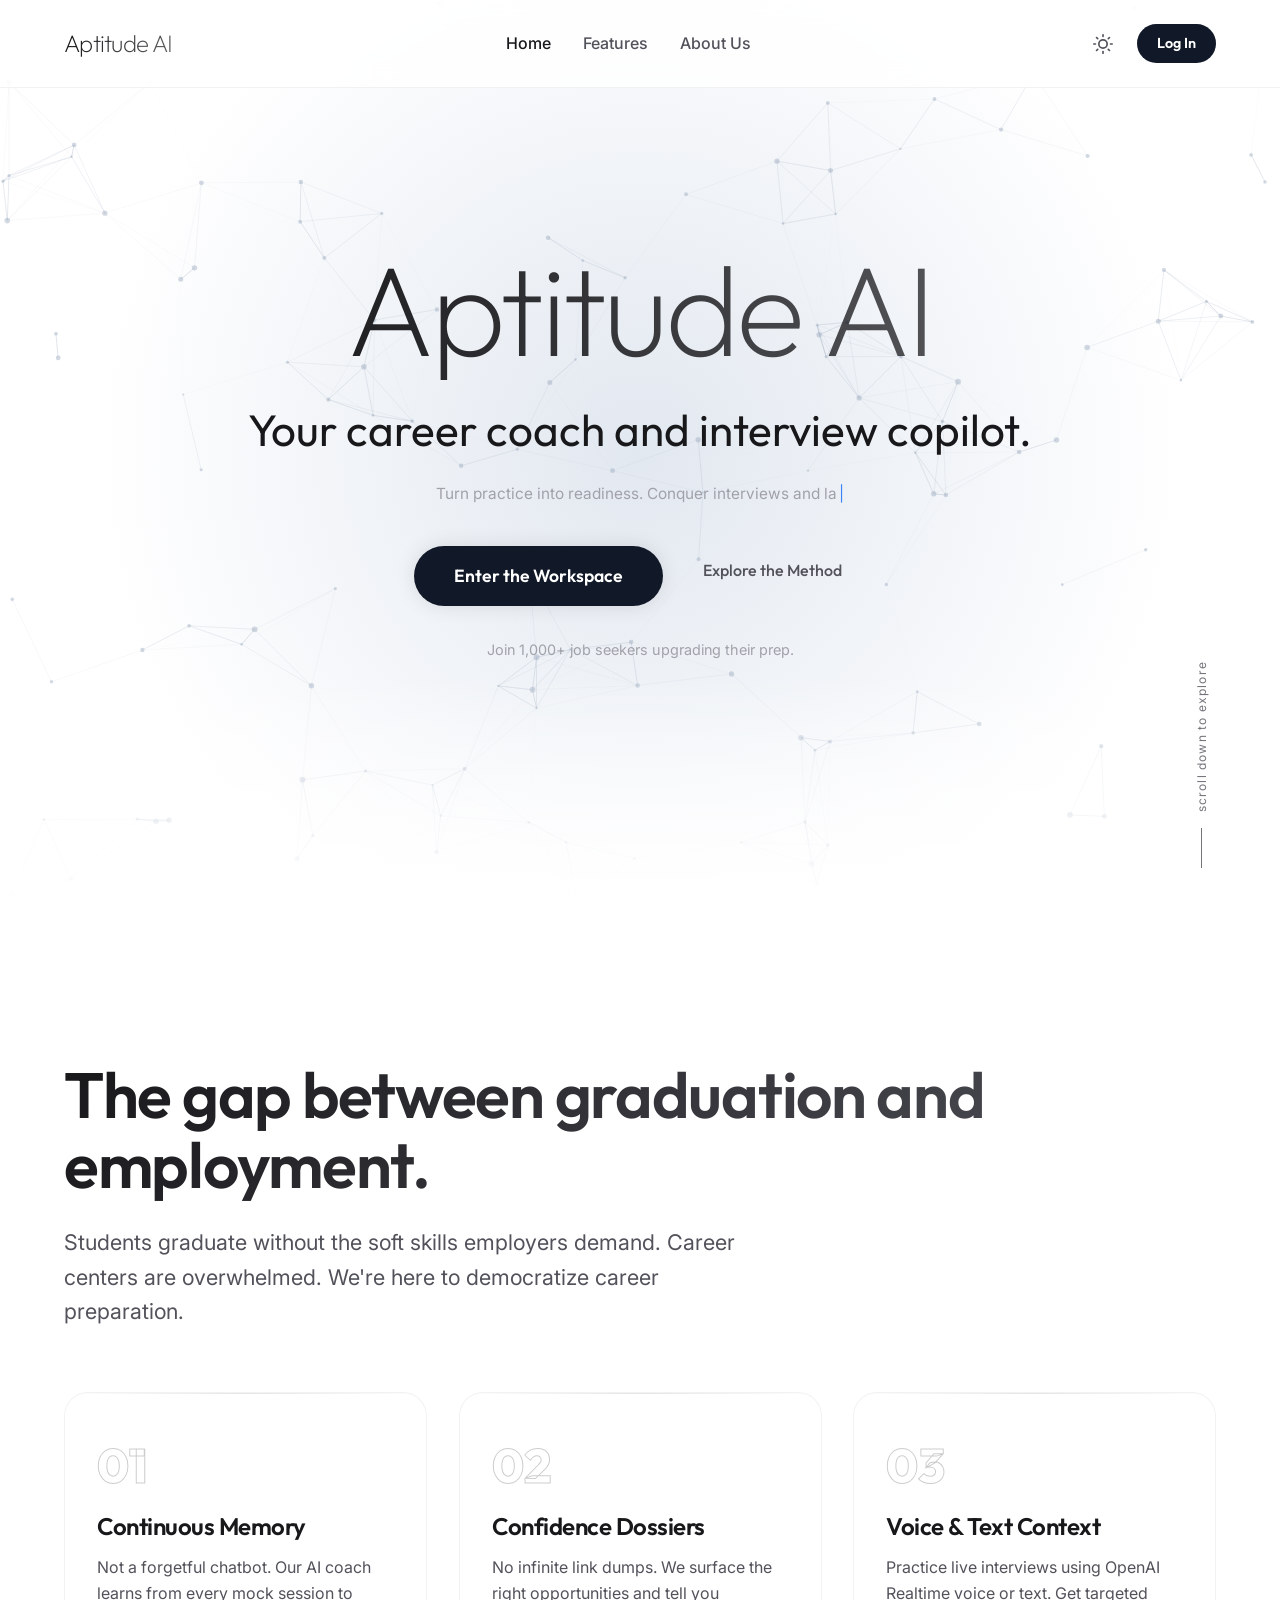
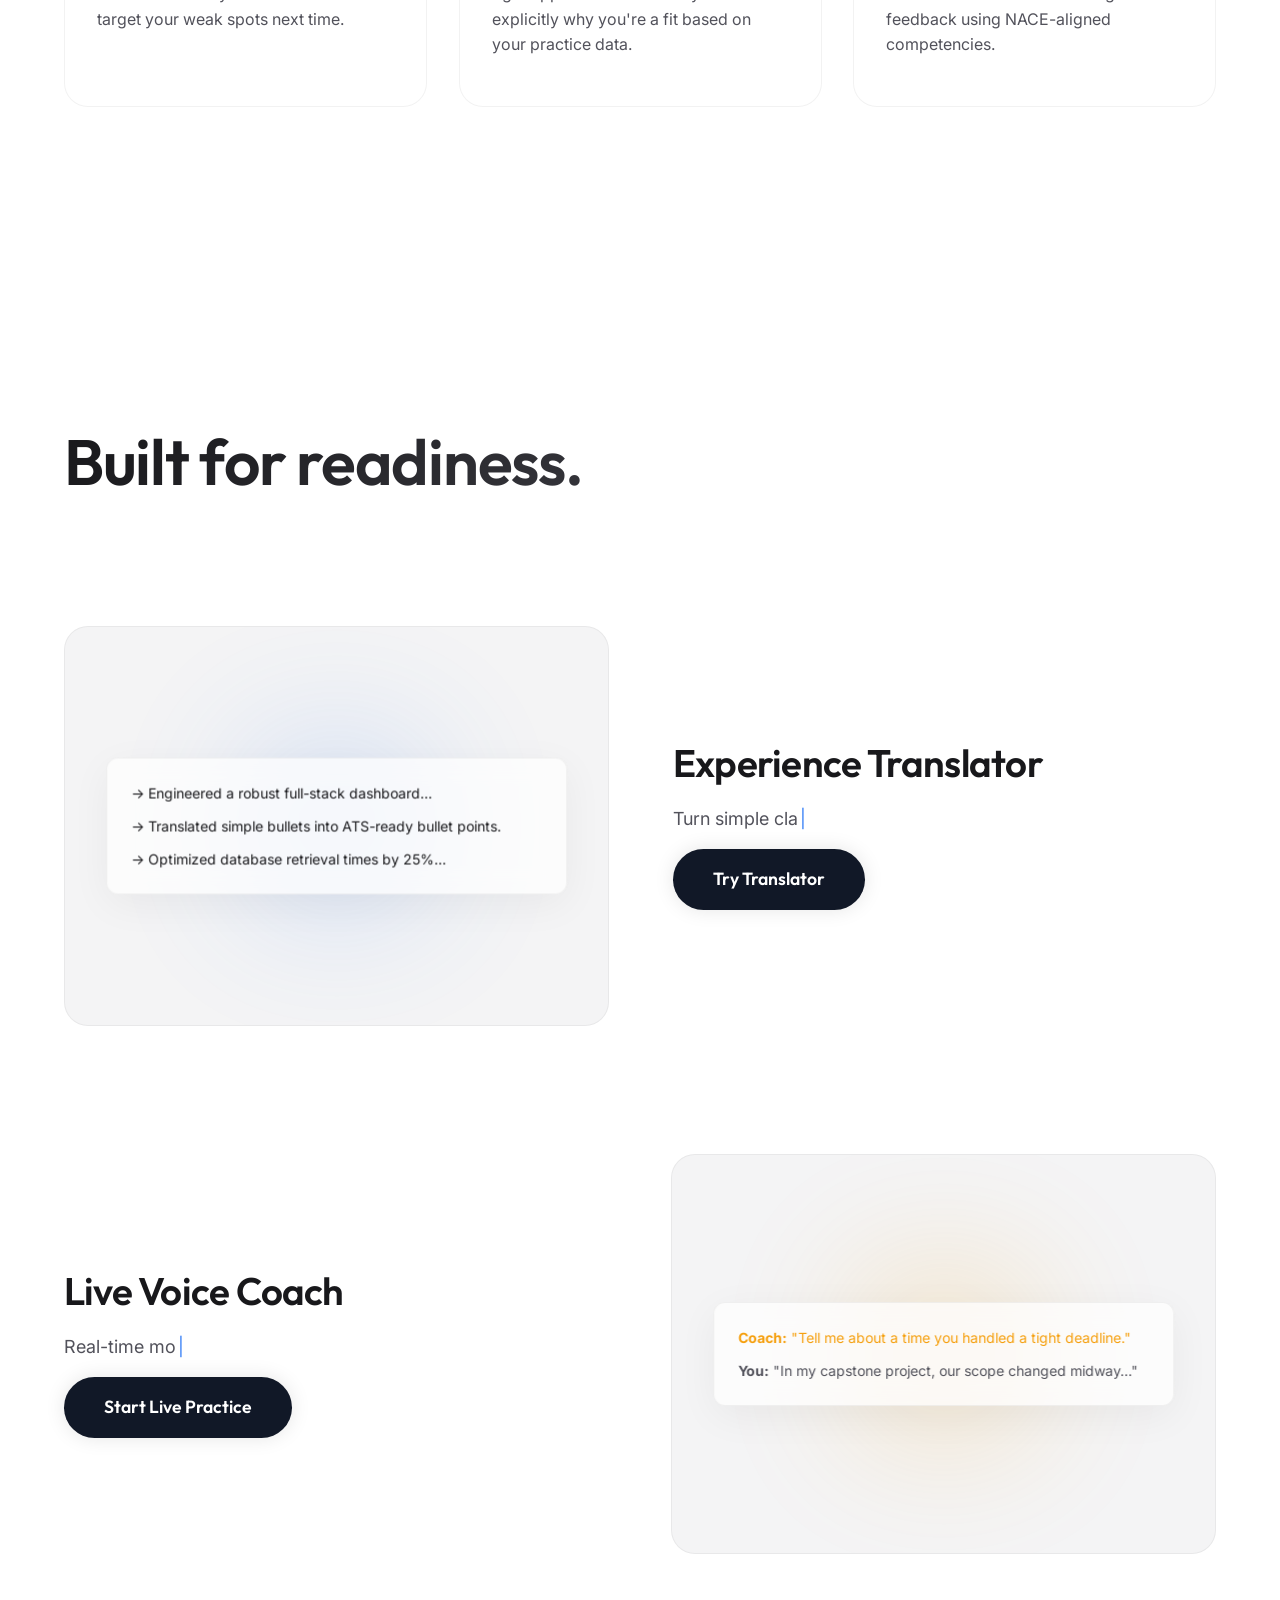
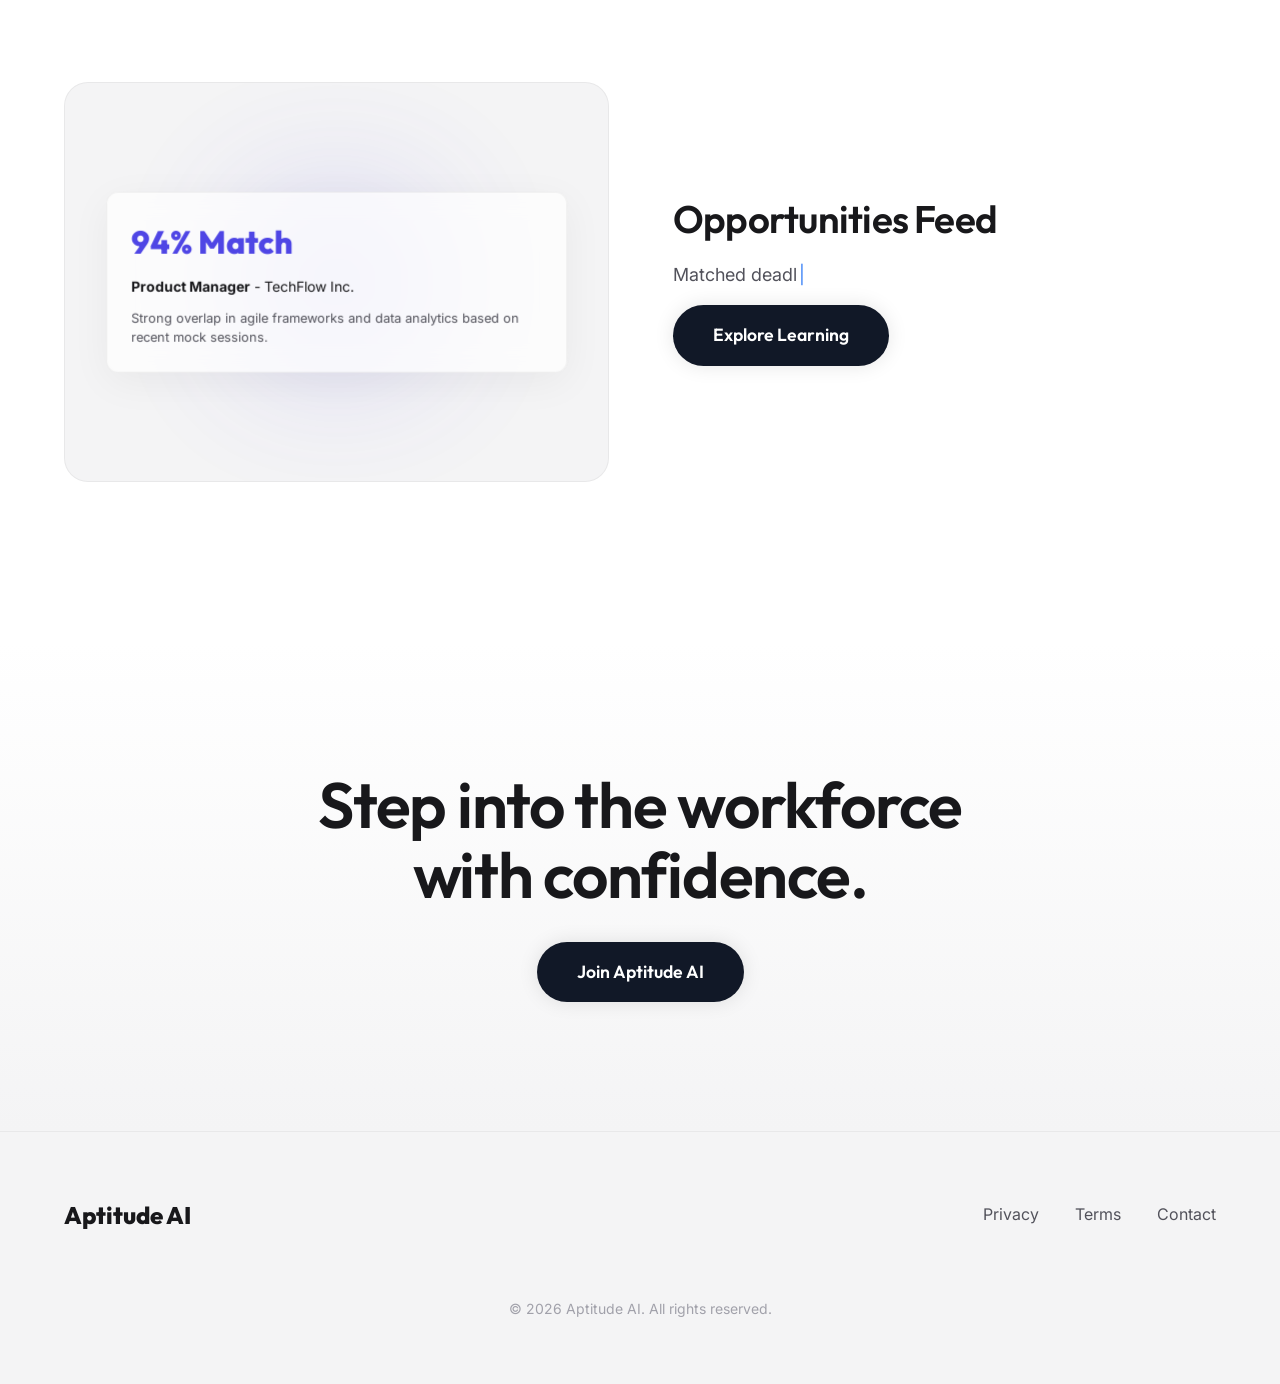
<file: index.html>
<!DOCTYPE html>
<html lang="en">

<head>
    <meta charset="UTF-8">
    <meta name="viewport" content="width=device-width, initial-scale=1.0">
    <title>Aptitude AI - The Career Companion That Remembers You</title>
    <!-- Google Fonts: Inter and Outfit -->
    <link rel="preconnect" href="https://fonts.googleapis.com">
    <link rel="preconnect" href="https://fonts.gstatic.com" crossorigin>
    <link
        href="https://fonts.googleapis.com/css2?family=Inter:wght@300;400;500;600&family=Outfit:wght@400;600;800&display=swap"
        rel="stylesheet">
    <link rel="stylesheet" href="css/main.css">

    <!-- Theme Manager -->
    <script>
        (function () {
            var savedTheme = localStorage.getItem('theme');
            var systemDark = window.matchMedia('(prefers-color-scheme: dark)');

            if (savedTheme) {
                document.documentElement.setAttribute('data-theme', savedTheme);
            } else {
                document.documentElement.setAttribute('data-theme', systemDark.matches ? 'dark' : 'light');
            }

            systemDark.addEventListener('change', function (e) {
                if (!localStorage.getItem('theme')) {
                    document.documentElement.setAttribute('data-theme', e.matches ? 'dark' : 'light');
                }
            });
        })();
    </script>
    <script src="js/animations.js" defer></script>
    <script src="js/canvas-hero.js" defer></script>
</head>

<body>
    <!-- Header -->
    <header class="site-header">
        <div class="container nav-container">
            <a href="index.html" class="nav-logo">Aptitude AI</a>
            <nav class="nav-links">
                <a href="index.html" class="nav-link active">Home</a>
                <a href="index.html#features" class="nav-link">Features</a>
                <a href="about.html" class="nav-link">About Us</a>
            </nav>
            <div class="nav-actions">
                <button id="theme-toggle" class="theme-toggle" aria-label="Toggle Theme">
                    <svg class="sun-icon" xmlns="http://www.w3.org/2000/svg" width="20" height="20" viewBox="0 0 24 24"
                        fill="none" stroke="currentColor" stroke-width="2" stroke-linecap="round"
                        stroke-linejoin="round">
                        <circle cx="12" cy="12" r="5"></circle>
                        <line x1="12" y1="1" x2="12" y2="3"></line>
                        <line x1="12" y1="21" x2="12" y2="23"></line>
                        <line x1="4.22" y1="4.22" x2="5.64" y2="5.64"></line>
                        <line x1="18.36" y1="18.36" x2="19.78" y2="19.78"></line>
                        <line x1="1" y1="12" x2="3" y2="12"></line>
                        <line x1="21" y1="12" x2="23" y2="12"></line>
                        <line x1="4.22" y1="19.78" x2="5.64" y2="18.36"></line>
                        <line x1="18.36" y1="5.64" x2="19.78" y2="4.22"></line>
                    </svg>
                    <svg class="moon-icon" xmlns="http://www.w3.org/2000/svg" width="20" height="20" viewBox="0 0 24 24"
                        fill="none" stroke="currentColor" stroke-width="2" stroke-linecap="round"
                        stroke-linejoin="round">
                        <path d="M21 12.79A9 9 0 1 1 11.21 3 7 7 0 0 0 21 12.79z"></path>
                    </svg>
                </button>
                <a href="https://aptitude-ai-peach.vercel.app/auth/signin" target="_blank" class="btn-nav">Log In</a>
            </div>
        </div>
    </header>

    <!-- Hero Section -->
    <section class="hero-section" id="hero">
        <canvas id="hero-canvas"></canvas>
        <div class="hero-content">
            <h1 class="hero-title fade-in">Aptitude AI</h1>
            <p class="hero-subtitle fade-in delay-1">Your career coach and interview copilot.</p>
            <p class="hero-description typewriter-text">Turn practice into readiness. Conquer interviews and land
                opportunities without the anxiety.</p>
            <div class="hero-cta-wrapper fade-in delay-3">
                <a href="https://aptitude-ai-peach.vercel.app/" target="_blank" class="btn-primary">Enter the
                    Workspace</a>
                <a href="#features" class="btn-secondary">Explore the Method</a>
            </div>
            <p class="trust-signal fade-in delay-4">Join 1,000+ job seekers upgrading their prep.</p>
        </div>
        <div class="scroll-indicator fade-in delay-5">
            <span class="scroll-text">scroll down to explore</span>
            <div class="scroll-arrow"></div>
        </div>
    </section>

    <!-- The Problem / Value Prop -->
    <section class="section problem-section" id="problem">
        <div class="container">
            <h2 class="section-title fade-in">The gap between graduation and employment.</h2>
            <p class="section-description fade-in">Students graduate without the soft skills employers demand. Career
                centers are overwhelmed. We're here to democratize career preparation.</p>

            <div class="value-prop-grid">
                <div class="value-card fade-in">
                    <div class="card-icon">01</div>
                    <h3>Continuous Memory</h3>
                    <p>Not a forgetful chatbot. Our AI coach learns from every mock session to target your weak spots
                        next time.</p>
                </div>
                <div class="value-card fade-in delay-1">
                    <div class="card-icon">02</div>
                    <h3>Confidence Dossiers</h3>
                    <p>No infinite link dumps. We surface the right opportunities and tell you explicitly why you're a
                        fit based on your practice data.</p>
                </div>
                <div class="value-card fade-in delay-2">
                    <div class="card-icon">03</div>
                    <h3>Voice & Text Context</h3>
                    <p>Practice live interviews using OpenAI Realtime voice or text. Get targeted feedback using
                        NACE-aligned competencies.</p>
                </div>
            </div>
        </div>
    </section>

    <!-- Core Features Section -->
    <section class="section features-section" id="features">
        <div class="container">
            <div class="sticky-wrapper">
                <div class="features-content">
                    <h2 class="section-title fade-in">Built for readiness.</h2>

                    <div class="feature-row fade-in">
                        <div class="feature-text">
                            <h3>Experience Translator</h3>
                            <p class="typewriter-text">Turn simple class projects into ATS-friendly, NACE-aligned resume
                                bullets in seconds.</p>
                            <a href="https://aptitude-ai-peach.vercel.app/translate" target="_blank"
                                class="btn-primary mt-4">Try Translator</a>
                        </div>
                        <div class="feature-visual graphic-1">
                            <div class="resume-bullet-overlay">
                                <p>→ Engineered a robust full-stack dashboard...</p>
                                <p>→ Translated simple bullets into ATS-ready bullet points.</p>
                                <p>→ Optimized database retrieval times by 25%...</p>
                            </div>
                        </div>
                    </div>

                    <div class="feature-row fade-in">
                        <div class="feature-text">
                            <h3>Live Voice Coach</h3>
                            <p class="typewriter-text">Real-time mock interviews. Get structured feedback and a clear
                                session focus, then unlock a shareable digital badge.</p>
                            <a href="https://aptitude-ai-peach.vercel.app/live-interview" target="_blank"
                                class="btn-primary mt-4">Start Live Practice</a>
                        </div>
                        <div class="feature-visual graphic-2">
                            <div class="resume-bullet-overlay transcription-overlay">
                                <p class="speaker-ai"><strong>Coach:</strong> "Tell me about a time you handled a tight
                                    deadline."</p>
                                <p class="speaker-user"><strong>You:</strong> "In my capstone project, our scope changed
                                    midway..."</p>
                            </div>
                        </div>
                    </div>

                    <div class="feature-row fade-in">
                        <div class="feature-text">
                            <h3>Opportunities Feed</h3>
                            <p class="typewriter-text">Matched deadline-driven roles perfectly catered to your profile.
                                The Confidence Dossier asks the Socratic questions so you decide.</p>
                            <a href="https://aptitude-ai-peach.vercel.app/interview" target="_blank"
                                class="btn-primary mt-4">Explore Learning</a>
                        </div>
                        <div class="feature-visual graphic-3">
                            <div class="resume-bullet-overlay match-overlay">
                                <div class="match-score">94% Match</div>
                                <p><strong>Product Manager</strong> - TechFlow Inc.</p>
                                <p class="match-reason">Strong overlap in agile frameworks and data analytics based on
                                    recent mock sessions.</p>
                            </div>
                        </div>
                    </div>
                </div>
            </div>
        </div>
    </section>

    <!-- CTA / Footer -->
    <section class="section cta-section">
        <div class="container text-center">
            <h2 class="fade-in">Step into the workforce<br>with confidence.</h2>
            <a href="#" class="btn-primary mt-8 fade-in delay-1">Join Aptitude AI</a>
        </div>
    </section>

    <footer>
        <div class="container footer-content fade-in">
            <div class="footer-logo">Aptitude AI</div>
            <div class="footer-links">
                <a href="#">Privacy</a>
                <a href="#">Terms</a>
                <a href="#">Contact</a>
            </div>
            <div class="footer-copy">&copy; 2026 Aptitude AI. All rights reserved.</div>
        </div>
    </footer>
</body>
</html>
</file>
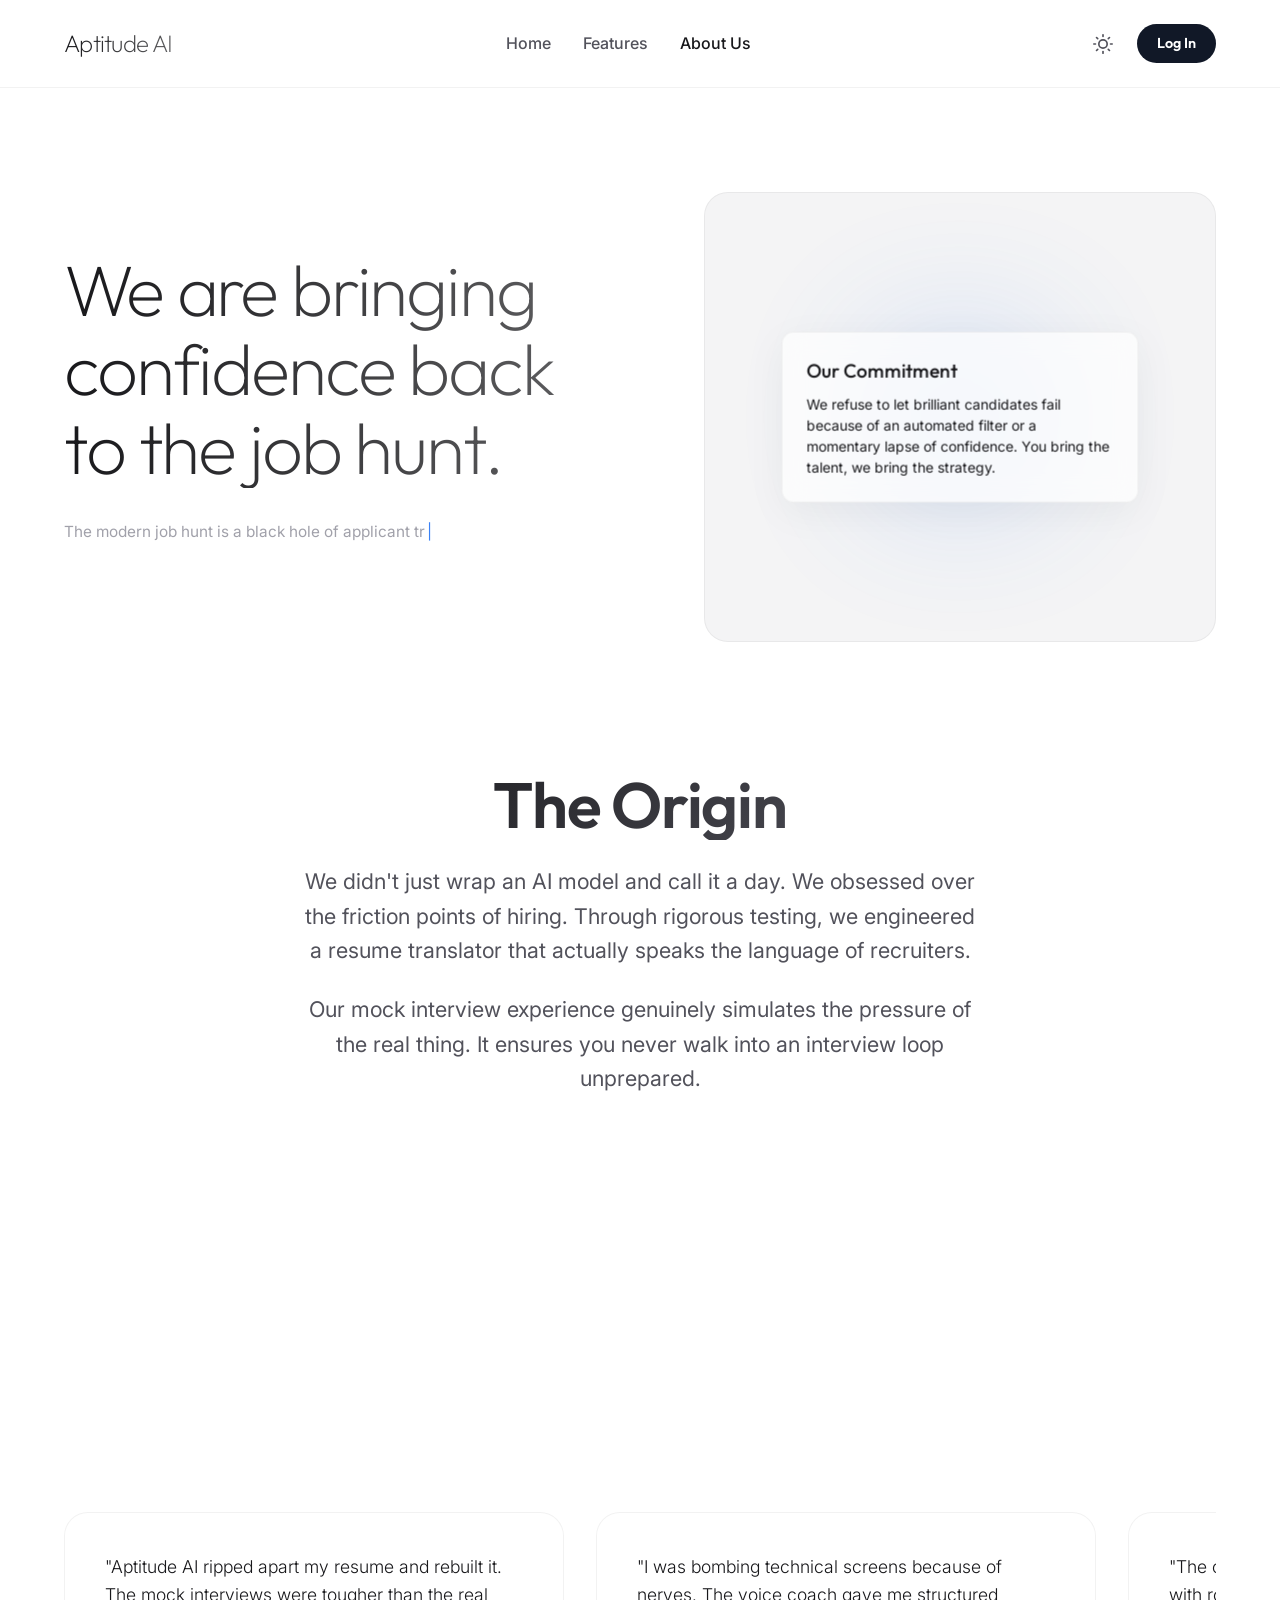
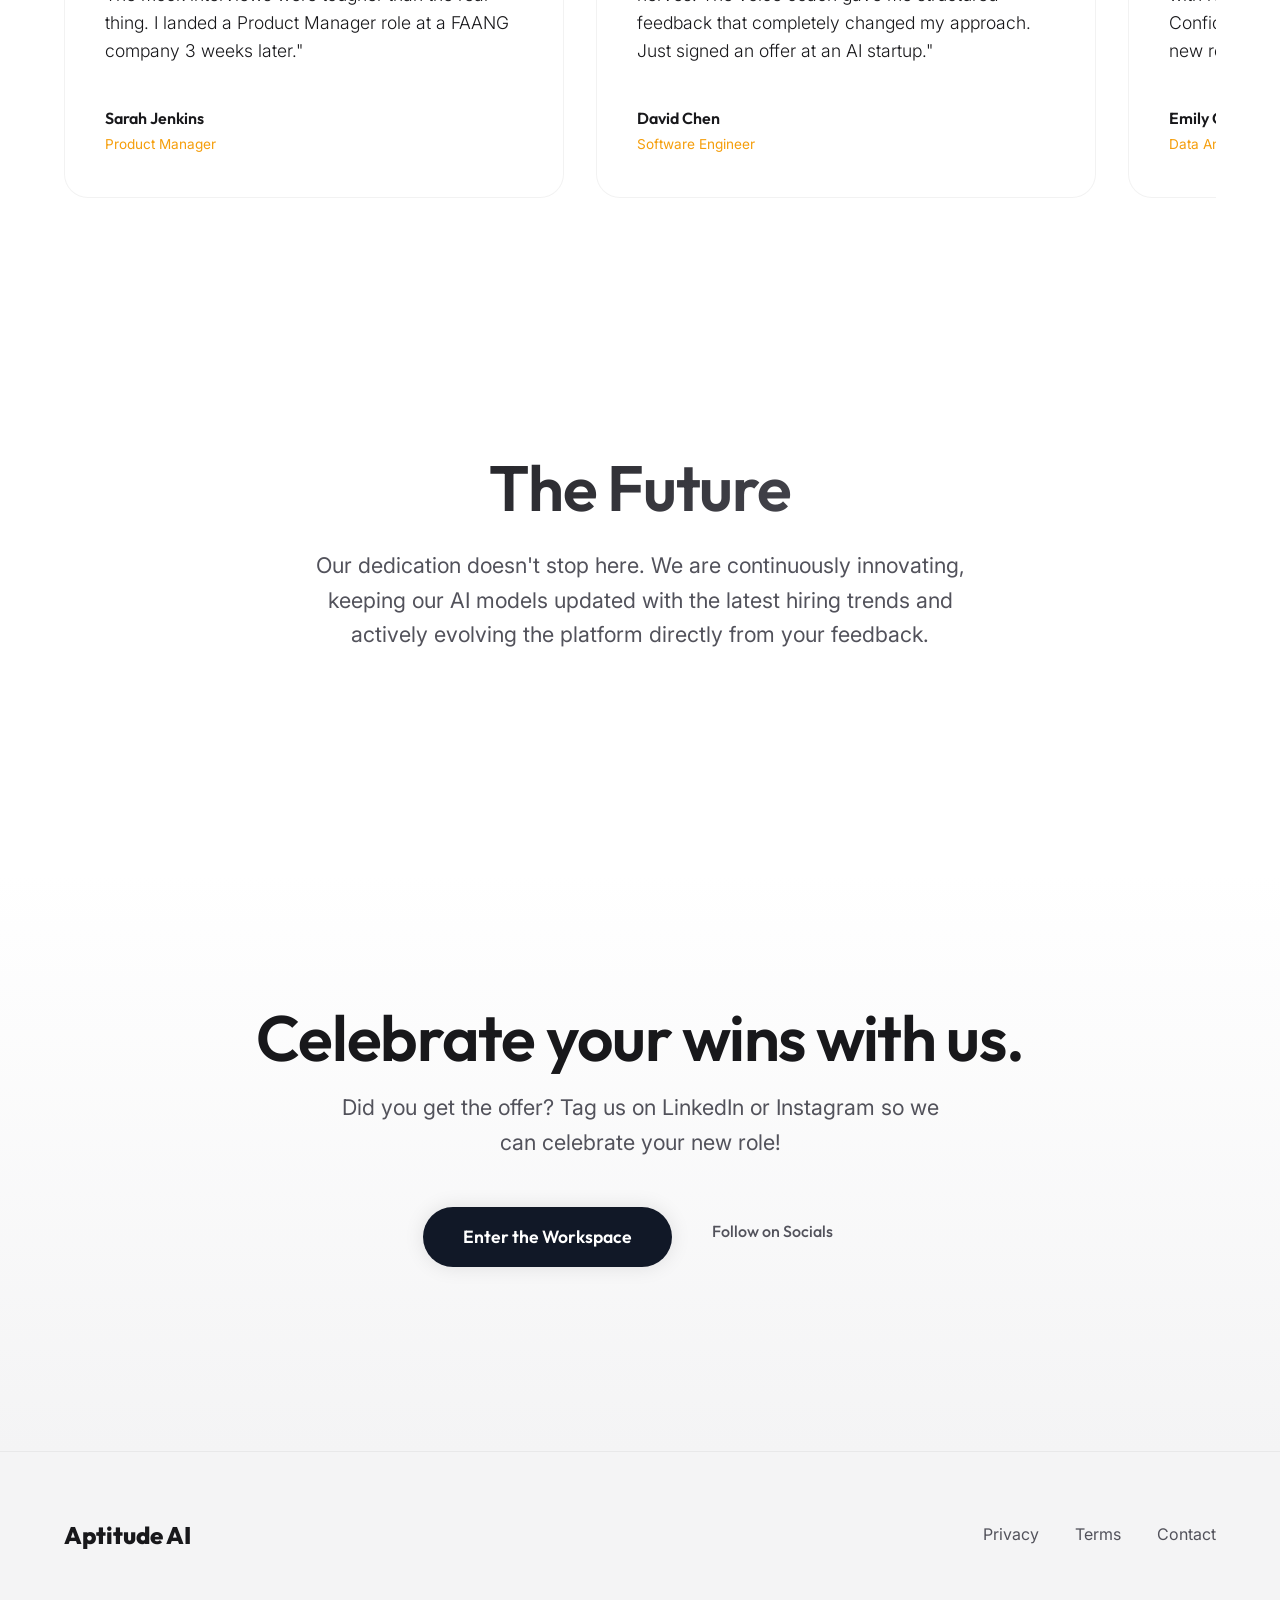
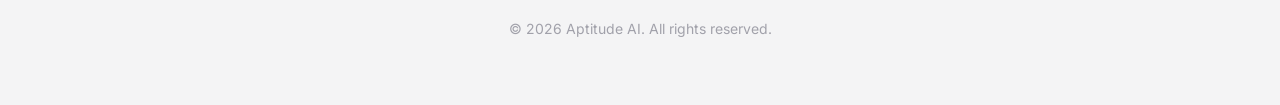
<file: about.html>
<!DOCTYPE html>
<html lang="en">
<head>
    <meta charset="UTF-8">
    <meta name="viewport" content="width=device-width, initial-scale=1.0">
    <title>About Us - Aptitude AI</title>
    <!-- Google Fonts: Inter and Outfit -->
    <link rel="preconnect" href="https://fonts.googleapis.com">
    <link rel="preconnect" href="https://fonts.gstatic.com" crossorigin>
    <link href="https://fonts.googleapis.com/css2?family=Inter:wght@300;400;500;600&family=Outfit:wght@400;600;800&display=swap" rel="stylesheet">
    <link rel="stylesheet" href="css/main.css">
    
    <!-- Theme Manager -->
    <script>
        (function() {
            var savedTheme = localStorage.getItem('theme');
            var systemDark = window.matchMedia('(prefers-color-scheme: dark)');
            
            if (savedTheme) {
                document.documentElement.setAttribute('data-theme', savedTheme);
            } else {
                document.documentElement.setAttribute('data-theme', systemDark.matches ? 'dark' : 'light');
            }
            
            systemDark.addEventListener('change', function(e) {
                if (!localStorage.getItem('theme')) {
                    document.documentElement.setAttribute('data-theme', e.matches ? 'dark' : 'light');
                }
            });
        })();
    </script>
    <script src="js/animations.js" defer></script>
</head>
<body>
    
    <!-- Header -->
    <header class="site-header">
        <div class="container nav-container">
            <a href="index.html" class="nav-logo">Aptitude AI</a>
            <nav class="nav-links">
                <a href="index.html" class="nav-link">Home</a>
                <a href="index.html#features" class="nav-link">Features</a>
                <a href="about.html" class="nav-link active">About Us</a>
            </nav>
            <div class="nav-actions">
                <button id="theme-toggle" class="theme-toggle" aria-label="Toggle Theme">
                    <svg class="sun-icon" xmlns="http://www.w3.org/2000/svg" width="20" height="20" viewBox="0 0 24 24" fill="none" stroke="currentColor" stroke-width="2" stroke-linecap="round" stroke-linejoin="round"><circle cx="12" cy="12" r="5"></circle><line x1="12" y1="1" x2="12" y2="3"></line><line x1="12" y1="21" x2="12" y2="23"></line><line x1="4.22" y1="4.22" x2="5.64" y2="5.64"></line><line x1="18.36" y1="18.36" x2="19.78" y2="19.78"></line><line x1="1" y1="12" x2="3" y2="12"></line><line x1="21" y1="12" x2="23" y2="12"></line><line x1="4.22" y1="19.78" x2="5.64" y2="18.36"></line><line x1="18.36" y1="5.64" x2="19.78" y2="4.22"></line></svg>
                    <svg class="moon-icon" xmlns="http://www.w3.org/2000/svg" width="20" height="20" viewBox="0 0 24 24" fill="none" stroke="currentColor" stroke-width="2" stroke-linecap="round" stroke-linejoin="round"><path d="M21 12.79A9 9 0 1 1 11.21 3 7 7 0 0 0 21 12.79z"></path></svg>
                </button>
                <a href="https://aptitude-ai-peach.vercel.app/auth/signin" target="_blank" class="btn-nav">Log In</a>
            </div>
        </div>
    </header>

    <!-- Page Header (Split Layout) -->
    <section class="page-header section" style="padding-top: 12rem; padding-bottom: 6rem;">
        <div class="container">
            <div class="split-layout">
                <div class="split-text fade-in">
                    <h1 class="hero-title" style="text-align: left; font-size: clamp(3rem, 6vw, 4.5rem);">We are bringing confidence back to the job hunt.</h1>
                    <p class="hero-description typewriter-text" style="text-align: left; margin-left: 0; max-width: 500px; margin-top: 2rem;">The modern job hunt is a black hole of applicant tracking systems and high-pressure interviews. We built Aptitude AI to illuminate the path, turning anxiety into unshakeable readiness.</p>
                </div>
                <div class="split-visual fade-in delay-2">
                    <div class="feature-visual graphic-1" style="height: 450px;">
                        <div class="resume-bullet-overlay" style="width: 70%;">
                            <p style="font-family: var(--font-display); font-size: 1.2rem; margin-bottom: 0.5rem; color: var(--text-primary); font-weight: 500;">Our Commitment</p>
                            <p>We refuse to let brilliant candidates fail because of an automated filter or a momentary lapse of confidence. You bring the talent, we bring the strategy.</p>
                        </div>
                    </div>
                </div>
            </div>
        </div>
    </section>

    <!-- Origin & Product Synergy -->
    <section class="section about-section" style="padding-top: 2rem;">
        <div class="container text-center" style="max-width: 800px; margin: 0 auto;">
            <h2 class="section-title fade-in">The Origin</h2>
            <p class="section-description fade-in delay-1" style="margin-bottom: 1.5rem;">We didn't just wrap an AI model and call it a day. We obsessed over the friction points of hiring. Through rigorous testing, we engineered a resume translator that actually speaks the language of recruiters.</p>
            <p class="section-description fade-in delay-2">Our mock interview experience genuinely simulates the pressure of the real thing. It ensures you never walk into an interview loop unprepared.</p>
        </div>
    </section>

    <!-- Social Proof Slider -->
    <section class="section testimonial-section">
        <div class="container">
            <div class="testimonial-slider fade-in">
                <div class="testimonial-track">
                    <!-- Card 1 -->
                    <div class="testimonial-card">
                        <div class="quote">"Aptitude AI ripped apart my resume and rebuilt it. The mock interviews were tougher than the real thing. I landed a Product Manager role at a FAANG company 3 weeks later."</div>
                        <div class="author">
                            <strong>Sarah Jenkins</strong>
                            <span>Product Manager</span>
                        </div>
                    </div>
                    <!-- Card 2 -->
                    <div class="testimonial-card">
                        <div class="quote">"I was bombing technical screens because of nerves. The voice coach gave me structured feedback that completely changed my approach. Just signed an offer at an AI startup."</div>
                        <div class="author">
                            <strong>David Chen</strong>
                            <span>Software Engineer</span>
                        </div>
                    </div>
                    <!-- Card 3 -->
                    <div class="testimonial-card">
                        <div class="quote">"The opportunities feed is incredible. It matched me with roles I wouldn't have found, and my Confidence Dossier proved I was ready. I start my new role on Monday."</div>
                        <div class="author">
                            <strong>Emily Carter</strong>
                            <span>Data Analyst</span>
                        </div>
                    </div>
                </div>
            </div>
        </div>
    </section>

    <!-- The Future -->
    <section class="section future-section" style="padding-top: 2rem;">
        <div class="container text-center" style="max-width: 800px; margin: 0 auto;">
            <h2 class="section-title fade-in">The Future</h2>
            <p class="section-description fade-in delay-1">Our dedication doesn't stop here. We are continuously innovating, keeping our AI models updated with the latest hiring trends and actively evolving the platform directly from your feedback.</p>
        </div>
    </section>

    <!-- Community CTA -->
    <section class="section cta-section" style="padding-bottom: 10rem;">
        <div class="container text-center">
            <h2 class="fade-in">Celebrate your wins with us.</h2>
            <p class="section-description fade-in delay-1" style="max-width: 600px; margin: 1rem auto 3rem auto;">Did you get the offer? Tag us on LinkedIn or Instagram so we can celebrate your new role!</p>
            <div class="hero-cta-wrapper fade-in delay-2" style="justify-content: center;">
                <a href="https://aptitude-ai-peach.vercel.app/" target="_blank" class="btn-primary">Enter the Workspace</a>
                <a href="#" class="btn-secondary">Follow on Socials</a>
            </div>
        </div>
    </section>

    <footer>
        <div class="container footer-content fade-in">
            <div class="footer-logo">Aptitude AI</div>
            <div class="footer-links">
                <a href="#">Privacy</a>
                <a href="#">Terms</a>
                <a href="#">Contact</a>
            </div>
            <div class="footer-copy">&copy; 2026 Aptitude AI. All rights reserved.</div>
        </div>
    </footer>
</body>
</html>
</file>
<file: css/main.css>
/* CSS Variables & Design Tokens */
:root {
    --bg-base: #0a0a0a;
    --bg-surface: #121212;
    --bg-card: rgba(255, 255, 255, 0.03);
    --bg-header: rgba(10, 10, 10, 0.8);
    --bg-canvas-center: #1a1a24;
    
    --text-primary: #ffffff;
    --text-secondary: #a1a1aa;
    --text-muted: #52525b;
    --text-primary-translucent: rgba(255, 255, 255, 0.7);
    
    --accent-blue: #3b82f6;
    --accent-amber: #f59e0b;
    --accent-indigo: #4f46e5;
    
    --btn-primary-bg: #111827;
    --btn-primary-text: #ffffff;
    --btn-primary-hover-bg: #000000;
    --btn-primary-hover-text: #ffffff;
    
    --btn-secondary-bg: transparent;
    --btn-secondary-text: var(--text-secondary);
    --btn-secondary-hover-bg: rgba(255, 255, 255, 0.05);
    --btn-secondary-hover-text: var(--text-primary);
    
    --border-subtle: rgba(255, 255, 255, 0.05);
    
    --shadow-primary: rgba(255, 255, 255, 0.1);
    --shadow-primary-hover: rgba(255, 255, 255, 0.2);
    
    --icon-stroke: rgba(255, 255, 255, 0.2);
    --gradient-line: rgba(255, 255, 255, 0.1);

    --font-display: 'Outfit', sans-serif;
    --font-body: 'Inter', sans-serif;
    
    --transition-smooth: 0.8s cubic-bezier(0.16, 1, 0.3, 1);
    --transition-fast: 0.3s ease;
}

[data-theme="light"] {
    --bg-base: #ffffff;
    --bg-surface: #f4f4f5;
    --bg-card: #ffffff;
    --bg-header: rgba(255, 255, 255, 0.8);
    --bg-canvas-center: #e2e8f0;
    
    --text-primary: #18181b;
    --text-secondary: #52525b;
    --text-muted: #a1a1aa;
    --text-primary-translucent: rgba(24, 24, 27, 0.7);
    
    --btn-primary-bg: #111827;
    --btn-primary-text: #ffffff;
    --btn-primary-hover-bg: #000000;
    --btn-primary-hover-text: #ffffff;
    
    --btn-secondary-bg: transparent;
    --btn-secondary-text: var(--text-secondary);
    --btn-secondary-hover-bg: rgba(0, 0, 0, 0.05);
    --btn-secondary-hover-text: var(--text-primary);
    
    --border-subtle: rgba(0, 0, 0, 0.05);
    
    --shadow-primary: rgba(0, 0, 0, 0.1);
    --shadow-primary-hover: rgba(0, 0, 0, 0.2);
    
    --icon-stroke: rgba(0, 0, 0, 0.2);
    --gradient-line: rgba(0, 0, 0, 0.1);
}

* {
    margin: 0;
    padding: 0;
    box-sizing: border-box;
}

html {
    scroll-behavior: smooth;
}

body {
    background-color: var(--bg-base);
    color: var(--text-primary);
    font-family: var(--font-body);
    line-height: 1.6;
    overflow-x: hidden;
    -webkit-font-smoothing: antialiased;
    -moz-osx-font-smoothing: grayscale;
    transition: background-color var(--transition-fast), color var(--transition-fast);
}

/* Typography */
h1, h2, h3, h4 {
    font-family: var(--font-display);
    font-weight: 600;
    line-height: 1.1;
    letter-spacing: -0.02em;
}

.text-center { text-align: center; }
.mt-4 { margin-top: 1rem; }
.mt-8 { margin-top: 2rem; }

.section-title {
    font-size: clamp(2.5rem, 5vw, 4rem);
    margin-bottom: 1.5rem;
    background: linear-gradient(135deg, var(--text-primary) 0%, var(--text-secondary) 100%);
    -webkit-background-clip: text;
    background-clip: text;
    -webkit-text-fill-color: transparent;
}

.section-description {
    font-size: clamp(1.125rem, 2vw, 1.35rem);
    color: var(--text-secondary);
    max-width: 700px;
    margin-bottom: 4rem;
}

.container {
    width: 100%;
    max-width: 1280px;
    margin: 0 auto;
    padding: 0 5%;
}

.section {
    padding: 10rem 0;
}

/* Header & Nav */
.site-header {
    position: fixed;
    top: 0;
    left: 0;
    width: 100%;
    z-index: 1000;
    padding: 1.5rem 0;
    background: var(--bg-header);
    backdrop-filter: blur(10px);
    border-bottom: 1px solid var(--border-subtle);
    transition: var(--transition-fast);
}

.nav-container {
    display: flex;
    justify-content: space-between;
    align-items: center;
}

.nav-actions {
    display: flex;
    align-items: center;
    gap: 1rem;
}

.btn-nav {
    display: inline-block;
    padding: 0.5rem 1.25rem;
    border-radius: 50px;
    background: var(--btn-primary-bg);
    color: var(--btn-primary-text);
    text-decoration: none;
    font-family: var(--font-display);
    font-weight: 600;
    font-size: 0.9rem;
    transition: var(--transition-fast);
}

.btn-nav:hover {
    background: var(--btn-primary-hover-bg);
    color: var(--btn-primary-hover-text);
}

.nav-logo {
    font-family: var(--font-display);
    font-weight: 200;
    font-size: 1.5rem;
    letter-spacing: -0.03em;
    background: linear-gradient(to right, var(--text-primary), var(--text-primary-translucent));
    -webkit-background-clip: text;
    background-clip: text;
    -webkit-text-fill-color: transparent;
    text-decoration: none;
}

.nav-links {
    display: flex;
    gap: 2rem;
    align-items: center;
}

.nav-link {
    color: var(--text-secondary);
    text-decoration: none;
    font-weight: 500;
    transition: var(--transition-fast);
}

.nav-link:hover, .nav-link.active {
    color: var(--text-primary);
}

/* Theme Toggle Button */
.theme-toggle {
    background: transparent;
    border: none;
    color: var(--text-secondary);
    cursor: pointer;
    display: flex;
    align-items: center;
    justify-content: center;
    padding: 0.5rem;
    border-radius: 50%;
    transition: var(--transition-fast);
}

.theme-toggle:hover {
    color: var(--text-primary);
    background: var(--border-subtle);
}

.theme-toggle .sun-icon { display: none; }
.theme-toggle .moon-icon { display: block; }

[data-theme="light"] .theme-toggle .sun-icon { display: block; }
[data-theme="light"] .theme-toggle .moon-icon { display: none; }

/* Hero Section */
.hero-section {
    position: relative;
    height: 100vh;
    min-height: 700px;
    display: flex;
    flex-direction: column;
    justify-content: center;
    align-items: center;
    overflow: hidden;
}

.hero-section::after {
    content: '';
    position: absolute;
    bottom: 0; left: 0; right: 0;
    height: 25vh;
    background: linear-gradient(to bottom, transparent, var(--bg-base));
    z-index: 2;
    pointer-events: none;
}

#hero-canvas {
    position: absolute;
    top: 0;
    left: 0;
    width: 100%;
    height: 100%;
    z-index: 1;
    background: radial-gradient(circle at 50% 50%, var(--bg-canvas-center) 0%, var(--bg-base) 70%);
}

.hero-content {
    position: relative;
    z-index: 2;
    text-align: center;
    max-width: 900px;
    padding: 0 20px;
    pointer-events: none; /* Let clicks pass through to canvas if needed, or disable pointer events on canvas */
}

.hero-title {
    font-size: clamp(4rem, 10vw, 8rem);
    font-weight: 200;
    letter-spacing: -0.03em;
    margin-bottom: 1rem;
    background: linear-gradient(to right, var(--text-primary), var(--text-primary-translucent));
    -webkit-background-clip: text;
    background-clip: text;
    -webkit-text-fill-color: transparent;
}

.hero-subtitle {
    font-family: var(--font-display);
    font-size: clamp(1.75rem, 3.5vw, 2.75rem);
    color: var(--text-primary);
    margin-bottom: 1rem;
    font-weight: 400;
}

.hero-description {
    font-size: clamp(0.95rem, 1.2vw, 1.15rem);
    color: var(--text-muted);
    max-width: 600px;
    margin: 0 auto 2.5rem auto;
}

.hero-cta-wrapper {
    pointer-events: auto;
    display: flex;
    justify-content: center;
    gap: 1rem;
    margin-bottom: 1.5rem;
}

.trust-signal {
    font-size: 0.9rem;
    color: var(--text-muted);
    margin-top: 2rem;
    margin-bottom: 0;
}

/* Buttons */
.btn-primary {
    display: inline-block;
    padding: 1rem 2.5rem;
    border-radius: 50px;
    background: var(--btn-primary-bg);
    color: var(--btn-primary-text);
    text-decoration: none;
    font-family: var(--font-display);
    font-weight: 600;
    font-size: 1.1rem;
    transition: var(--transition-fast);
    box-shadow: 0 0 20px var(--shadow-primary);
}

.btn-primary:hover {
    transform: translateY(-2px);
    box-shadow: 0 10px 30px var(--shadow-primary-hover);
    background: var(--btn-primary-hover-bg);
    color: var(--btn-primary-hover-text);
}

.btn-secondary {
    display: inline-block;
    padding: 0.75rem 1.5rem;
    border-radius: 50px;
    background: var(--btn-secondary-bg);
    border: none;
    color: var(--btn-secondary-text);
    text-decoration: none;
    font-family: var(--font-display);
    font-weight: 500;
    transition: var(--transition-fast);
}

.btn-secondary:hover {
    background: var(--btn-secondary-hover-bg);
    color: var(--btn-secondary-hover-text);
}

/* Scroll Indicator */
.scroll-indicator {
    position: fixed;
    bottom: 2rem;
    right: 2.5rem;
    left: auto;
    transform: none;
    z-index: 100;
    display: flex;
    flex-direction: column;
    align-items: center;
    gap: 1rem;
    color: var(--text-secondary);
    font-size: 0.75rem;
    text-transform: lowercase;
    letter-spacing: 0.1em;
    opacity: 0.8;
}

.scroll-text {
    writing-mode: vertical-rl;
    transform: rotate(180deg);
}

.scroll-arrow {
    width: 1px;
    height: 40px;
    background: var(--border-subtle);
    position: relative;
    overflow: hidden;
}

.scroll-arrow::after {
    content: '';
    position: absolute;
    top: 0; left: 0;
    width: 100%; height: 100%;
    background: var(--text-secondary);
    animation: arrowDrop 2s infinite ease-in-out;
}

@keyframes arrowDrop {
    0% { transform: translateY(-100%); }
    50% { transform: translateY(100%); }
    100% { transform: translateY(100%); }
}

/* Typewriter CSS */
.typewriter-text {
    opacity: 0;
    transition: opacity 0.5s ease;
}
.typewriter-text.typing-started {
    opacity: 1;
}
.typewriter-text.typing::after {
    content: '|';
    animation: blink 1s step-end infinite;
    color: var(--accent-blue);
    margin-left: 2px;
}
@keyframes blink {
    50% { opacity: 0; }
}

/* Problem Section / Value Props */
.value-prop-grid {
    display: grid;
    grid-template-columns: repeat(auto-fit, minmax(300px, 1fr));
    gap: 2rem;
    margin-top: 4rem;
}

.value-card {
    background: var(--bg-card);
    border: 1px solid var(--border-subtle);
    padding: 3rem 2rem;
    border-radius: 24px;
    transition: var(--transition-fast);
    position: relative;
    overflow: hidden;
}

.value-card::before {
    content: '';
    position: absolute;
    top: 0;
    left: 0;
    width: 100%;
    height: 1px;
    background: linear-gradient(90deg, transparent, var(--gradient-line), transparent);
}

.value-card:hover {
    background: var(--border-subtle);
    transform: translateY(-5px);
}

.card-icon {
    font-family: var(--font-display);
    font-size: 3rem;
    font-weight: 800;
    color: var(--bg-card);
    -webkit-text-stroke: 1px var(--icon-stroke);
    margin-bottom: 1.5rem;
    line-height: 1;
}

.value-card h3 {
    font-size: 1.5rem;
    margin-bottom: 1rem;
}

.value-card p {
    color: var(--text-secondary);
}

/* Core Features Section */
.feature-row {
    display: flex;
    align-items: center;
    justify-content: space-between;
    gap: 4rem;
    margin-top: 8rem;
}

.feature-row:nth-child(even) {
    flex-direction: row-reverse;
}

.feature-text {
    flex: 1;
}

.feature-text h3 {
    font-size: clamp(2rem, 3vw, 2.75rem);
    margin-bottom: 1.25rem;
}

.feature-text p {
    font-size: 1.125rem;
    color: var(--text-secondary);
    max-width: 480px;
}

.feature-visual {
    flex: 1;
    height: 400px;
    border-radius: 24px;
    background: var(--bg-surface);
    border: 1px solid var(--border-subtle);
    position: relative;
    overflow: hidden;
    contain: paint;
    transform: translateZ(0); /* Hardware Acceleration */
}

/* Decorative visual placeholders matching brand colors */
.graphic-1::after {
    content: '';
    position: absolute;
    top: 50%; left: 50%;
    transform: translate(-50%, -50%) translateZ(0);
    width: 150px; height: 150px;
    border-radius: 50%;
    background: var(--accent-blue);
    filter: blur(80px);
    opacity: 0.3;
    will-change: transform;
}
.graphic-2::after {
    content: '';
    position: absolute;
    top: 50%; left: 50%;
    transform: translate(-50%, -50%) translateZ(0);
    width: 150px; height: 150px;
    border-radius: 50%;
    background: var(--accent-amber);
    filter: blur(80px);
    opacity: 0.3;
    will-change: transform;
}
.graphic-3::after {
    content: '';
    position: absolute;
    top: 50%; left: 50%;
    transform: translate(-50%, -50%) translateZ(0);
    width: 150px; height: 150px;
    border-radius: 50%;
    background: var(--accent-indigo);
    filter: blur(80px);
    opacity: 0.3;
    will-change: transform;
}

/* Glassmorphism Overlays for Feature Graphics */
.resume-bullet-overlay {
    position: absolute;
    top: 50%; left: 50%;
    transform: translate(-50%, -50%);
    width: 85%;
    z-index: 2;
    background: rgba(18, 18, 18, 0.6);
    border: 1px solid var(--border-subtle);
    padding: 1.5rem;
    border-radius: 12px;
    backdrop-filter: blur(12px);
    -webkit-backdrop-filter: blur(12px);
    box-shadow: 0 10px 40px rgba(0,0,0,0.2);
    text-align: left;
}

[data-theme="light"] .resume-bullet-overlay {
    background: rgba(255, 255, 255, 0.7);
    box-shadow: 0 10px 40px rgba(0,0,0,0.05);
}

.resume-bullet-overlay p {
    font-size: 0.875rem;
    color: var(--text-primary);
    margin-bottom: 0.75rem;
    font-family: var(--font-body);
    line-height: 1.5;
}

.resume-bullet-overlay p:last-child {
    margin-bottom: 0;
}

.transcription-overlay .speaker-ai { color: var(--accent-amber); }
.transcription-overlay .speaker-user { color: var(--text-secondary); }

.match-overlay .match-score {
    font-size: 2rem;
    font-family: var(--font-display);
    font-weight: 800;
    color: var(--accent-indigo);
    margin-bottom: 0.5rem;
}
.match-overlay .match-reason {
    font-size: 0.8rem;
    color: var(--text-secondary);
}

/* CTA Section */
.cta-section {
    background: linear-gradient(to bottom, transparent, var(--bg-surface));
    padding: 8rem 0;
}

.cta-section h2 {
    font-size: clamp(2.5rem, 5vw, 4rem);
}

/* About Page Layouts */
.split-layout {
    display: flex;
    flex-direction: column;
    gap: 4rem;
    align-items: center;
}
@media (min-width: 900px) {
    .split-layout {
        flex-direction: row;
        justify-content: space-between;
    }
    .split-text {
        flex: 1;
        padding-right: 4rem;
    }
    .split-visual {
        flex: 1;
        width: 100%;
    }
}

/* Testimonial Slider */
.testimonial-slider {
    width: 100%;
    overflow: hidden;
    position: relative;
    padding: 2rem 0;
}
.testimonial-track {
    display: flex;
    gap: 2rem;
    overflow-x: auto;
    scroll-snap-type: x mandatory;
    scroll-behavior: smooth;
    padding-bottom: 2rem; /* space for scrollbar fallback */
    -ms-overflow-style: none; /* IE and Edge */
    scrollbar-width: none; /* Firefox */
}
.testimonial-track::-webkit-scrollbar {
    display: none; /* Chrome, Safari */
}
.testimonial-card {
    flex: 0 0 85%;
    max-width: 500px;
    scroll-snap-align: center;
    background: var(--bg-card);
    border: 1px solid var(--border-subtle);
    border-radius: 24px;
    padding: 2.5rem;
    text-align: left;
    transition: transform var(--transition-smooth);
    display: flex;
    flex-direction: column;
    justify-content: space-between;
}
@media (min-width: 768px) {
    .testimonial-card {
        flex: 0 0 60%;
    }
}
@media (min-width: 1024px) {
    .testimonial-card {
        flex: 0 0 45%;
    }
}
.testimonial-card:hover {
    transform: translateY(-5px);
}
.testimonial-card .quote {
    font-size: 1.1rem;
    line-height: 1.6;
    color: var(--text-primary);
    margin-bottom: 2.5rem;
    font-weight: 300;
}
.testimonial-card .author strong {
    display: block;
    color: var(--text-primary);
    font-size: 1rem;
    font-family: var(--font-display);
    font-weight: 600;
}
.testimonial-card .author span {
    color: var(--accent-amber);
    font-size: 0.85rem;
}

/* Footer */
footer {
    padding: 4rem 0;
    border-top: 1px solid var(--border-subtle);
    background: var(--bg-surface);
}

.footer-content {
    display: flex;
    flex-wrap: wrap;
    justify-content: space-between;
    align-items: center;
    gap: 2rem;
}

.footer-logo {
    font-family: var(--font-display);
    font-weight: 800;
    font-size: 1.5rem;
}

.footer-links a {
    color: var(--text-secondary);
    text-decoration: none;
    margin-left: 2rem;
    transition: var(--transition-fast);
}

.footer-links a:hover {
    color: var(--text-primary);
}

.footer-copy {
    color: var(--text-muted);
    font-size: 0.875rem;
    width: 100%;
    text-align: center;
    margin-top: 2rem;
}

/* Animations */
.fade-in {
    opacity: 0;
    transform: translateY(30px);
    transition: opacity 1s cubic-bezier(0.16, 1, 0.3, 1), transform 1s cubic-bezier(0.16, 1, 0.3, 1);
    will-change: opacity, transform;
}

.fade-in.is-visible {
    opacity: 1;
    transform: translateY(0);
}

.delay-1 { transition-delay: 0.1s; }
.delay-2 { transition-delay: 0.2s; }
.delay-3 { transition-delay: 0.3s; }
.delay-4 { transition-delay: 0.5s; }

/* Responsive Adjustments */
@media (max-width: 768px) {
    .feature-row, .feature-row:nth-child(even) {
        flex-direction: column;
        gap: 2rem;
        margin-top: 5rem;
    }
    .feature-visual {
        width: 100%;
        height: 250px;
    }
    .footer-content {
        flex-direction: column;
        text-align: center;
    }
    .footer-links a {
        margin: 0 1rem;
    }
}

/* About Page Specific Styles */
.about-grid {
    display: grid;
    grid-template-columns: 1.5fr 1fr;
    gap: 4rem;
    align-items: start;
}

@media (max-width: 900px) {
    .about-grid {
        grid-template-columns: 1fr;
    }
}

.contact-box {
    background: var(--bg-card);
    border: 1px solid var(--border-subtle);
    padding: 2.5rem;
    border-radius: 24px;
}
.contact-item {
    margin-bottom: 1.5rem;
}
</file>
